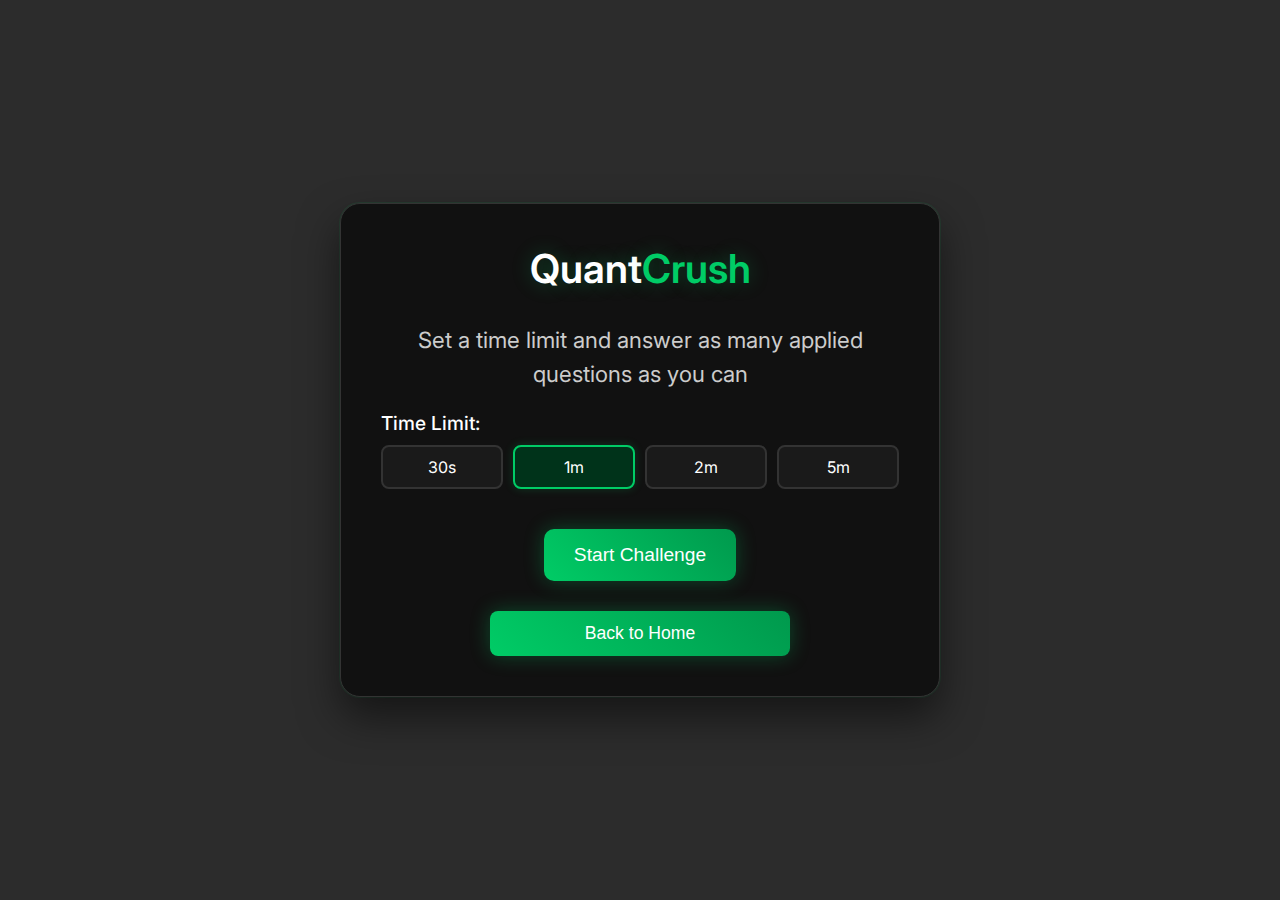
<file: advanced.html>
<!DOCTYPE html>
<html lang="en">
<head>
    <meta charset="UTF-8">
    <meta name="viewport" content="width=device-width, initial-scale=1.0">
    <title>QuantCrush Applied</title>
    <link rel="icon" type="image/png" href="favicon.png">
    <meta name="description" content="QuantCrush is a web-based math game to train your brain with basic and applied math challenges. Track your progress and improve your skills!">
    <meta name="robots" content="index, follow">
    <meta name="theme-color" content="#00cc66">
    <link rel="apple-touch-icon" href="favicon.png">
    <link rel="stylesheet" href="style.css">
</head>
<body>
    <div class="container">
        <h1><span class="quant-white">Quant</span><span class="crush-green">Crush</span></h1>
        <main class="main-content">
            <!-- Main game content starts here -->
            <div class="setup-screen active">
                <p style="color: #ccc; margin-bottom: 20px; font-size: 1.4em; line-height: 1.5;">Set a time limit and answer as many applied questions as you can</p>
                <div class="option-group">
                    <h3>Time Limit:</h3>
                    <div class="radio-group">
                        <div class="radio-item" data-time="30">
                            <input type="radio" name="time" id="time30" value="30">
                            <label for="time30">30s</label>
                        </div>
                        <div class="radio-item selected" data-time="60">
                            <input type="radio" name="time" id="time60" value="60" checked>
                            <label for="time60">1m</label>
                        </div>
                        <div class="radio-item" data-time="120">
                            <input type="radio" name="time" id="time120" value="120">
                            <label for="time120">2m</label>
                        </div>
                        <div class="radio-item" data-time="300">
                            <input type="radio" name="time" id="time300" value="300">
                            <label for="time300">5m</label>
                        </div>
                    </div>
                </div>

                <button class="start-btn" onclick="startAdvancedGame()">Start Challenge</button>
            </div>

            <div class="game-screen">
                <div class="game-header">
                    <div class="timer" id="timer">
                        <div class="timer-circle" id="timerCircle">
                            <div class="timer-inner" id="timerText">1:00</div>
                        </div>
                    </div>
                    <div class="score">Score: <span id="score">0</span></div>
                </div>
                <div class="question" id="question">Loading...</div>
                <input type="number" class="answer-input" id="answerInput" placeholder="?" step="any">
            </div>

            <div class="results-screen">
                <h2>Challenge Complete!</h2>
                <div class="final-score" id="finalScore">0</div>
                <div class="stat-circles">
                    <div class="stat-circle">
                        <div class="stat-label">Questions Answered</div>
                        <div class="stat-value" id="correctCount">0</div>
                    </div>
                    <div class="stat-circle">
                        <div class="stat-label">Avg Time</div>
                        <div class="stat-value" id="avgTime">0s</div>
                    </div>
                </div>
                <button class="play-again-btn" onclick="resetAdvancedGame()">Play Again</button>
            </div>
            <button class="back-btn" id="backBtn" onclick="handleBackButton()">Back to Home</button>
        </main>
    </div>
    
    <script src="advanced.js"></script>
    <script>
        let gameState = {
            timeLimit: 60,
            timeLeft: 60,
            score: 0,
            correctAnswers: 0,
            questionTimes: [],
            currentQuestion: null,
            gameTimer: null,
            startTime: null,
            gameActive: false
        };

        function startAdvancedGame() {
            const selectedTime = parseInt(document.querySelector('input[name="time"]:checked').value);
            gameState.timeLimit = selectedTime;
            gameState.timeLeft = selectedTime;
            gameState.score = 0;
            gameState.correctAnswers = 0;
            gameState.questionTimes = [];
            gameState.startTime = Date.now();
            gameState.gameActive = true;
            
            document.querySelector('.setup-screen').classList.remove('active');
            document.querySelector('.game-screen').classList.add('active');
            document.querySelector('.results-screen').classList.remove('active');
            
            // Reset score display to 0
            document.getElementById('score').textContent = '0';
            document.getElementById('answerInput').value = '';
            document.getElementById('answerInput').disabled = false;
            
            nextAdvancedQuestion();
            updateTimerDisplay();
            
            gameState.gameTimer = setInterval(() => {
                gameState.timeLeft--;
                updateTimerDisplay();
                if (gameState.timeLeft <= 0) {
                    endAdvancedGame();
                }
            }, 1000);
            
            updateBackButtonText();
        }

        function endAdvancedGame() {
            gameState.gameActive = false;
            clearInterval(gameState.gameTimer);
            document.getElementById('answerInput').disabled = true;
            
            document.querySelector('.game-screen').classList.remove('active');
            document.querySelector('.results-screen').classList.add('active');
            
            document.getElementById('finalScore').textContent = gameState.score;
            document.getElementById('correctCount').textContent = gameState.correctAnswers;
            
            let avgTime = 0;
            if (gameState.questionTimes.length > 0) {
                avgTime = Math.round(gameState.questionTimes.reduce((a, b) => a + b, 0) / gameState.questionTimes.length / 1000 * 10) / 10;
            }
            document.getElementById('avgTime').textContent = avgTime + 's';
            
            updateBackButtonText();
        }

        function nextAdvancedQuestion() {
            const q = generateWordProblem();
            gameState.currentQuestion = q;
            document.getElementById('question').textContent = q.question;
            document.getElementById('answerInput').value = '';
            gameState.currentQuestionStart = Date.now();
        }

        function checkAdvancedAnswer() {
            if (!gameState.gameActive) return;
            const userAnswer = parseFloat(document.getElementById('answerInput').value);
            const correctAnswer = gameState.currentQuestion.answer;
            if (isNaN(userAnswer)) return;
            
            if (Math.abs(userAnswer - correctAnswer) < 0.01) {
                const questionTime = Date.now() - gameState.currentQuestionStart;
                gameState.questionTimes.push(questionTime);
                gameState.correctAnswers++;
                gameState.score = gameState.correctAnswers; // Score equals correct answers
                document.getElementById('score').textContent = gameState.score;
                
                // Debug: log the score to console
                console.log('Correct answer! Score:', gameState.score, 'Correct answers:', gameState.correctAnswers);
                
                nextAdvancedQuestion();
            }
        }

        function updateTimerDisplay() {
            const minutes = Math.floor(gameState.timeLeft / 60);
            const seconds = gameState.timeLeft % 60;
            document.getElementById('timerText').textContent = `${minutes}:${seconds.toString().padStart(2, '0')}`;
            
            const progress = (gameState.timeLeft / gameState.timeLimit) * 360;
            document.getElementById('timerCircle').style.background = `conic-gradient(#00cc66 0deg, #00cc66 ${progress}deg, #333333 ${progress}deg, #333333 360deg)`;
        }

        function resetAdvancedGame() {
            document.querySelector('.results-screen').classList.remove('active');
            document.querySelector('.setup-screen').classList.add('active');
            updateBackButtonText();
        }

        function handleBackButton() {
            const setupScreen = document.querySelector('.setup-screen');
            const gameScreen = document.querySelector('.game-screen');
            const resultsScreen = document.querySelector('.results-screen');
            
            if (setupScreen.classList.contains('active') || resultsScreen.classList.contains('active')) {
                window.location.href = 'index.html';
            } else {
                // Go back to setup screen
                if (gameState.gameTimer) {
                    clearInterval(gameState.gameTimer);
                }
                gameState.gameActive = false;
                document.querySelector('.game-screen').classList.remove('active');
                document.querySelector('.setup-screen').classList.add('active');
                updateBackButtonText();
            }
        }

        function updateBackButtonText() {
            const setupScreen = document.querySelector('.setup-screen');
            const gameScreen = document.querySelector('.game-screen');
            const resultsScreen = document.querySelector('.results-screen');
            const backBtn = document.getElementById('backBtn');
            
            if (setupScreen.classList.contains('active') || resultsScreen.classList.contains('active')) {
                backBtn.textContent = 'Back to Home';
            } else if (gameScreen.classList.contains('active')) {
                backBtn.textContent = 'Back';
            }
        }

        // Radio button event listeners
        document.querySelectorAll('.radio-item').forEach(item => {
            item.addEventListener('click', function() {
                document.querySelectorAll('.radio-item').forEach(radio => radio.classList.remove('selected'));
                this.classList.add('selected');
                const radio = this.querySelector('input[type="radio"]');
                radio.checked = true;
            });
        });

        // Answer input event listener
        document.getElementById('answerInput').addEventListener('input', function(e) {
            checkAdvancedAnswer();
        });

        // Initialize
        updateBackButtonText();
    </script>
    <style>
        .radio-item input[type="radio"] {
            display: none;
        }
        .quant-white { color: #fff; }
        .crush-green { color: #00cc66; }
        .container {
            max-width: 600px;
        }
        .question {
            font-size: 1.8em;
            font-weight: 500;
            line-height: 1.4;
            text-align: center;
            margin: 20px 0;
        }
        
        .stat-circles {
            display: flex;
            justify-content: center;
            gap: 32px;
            margin: 32px 0 0 0;
        }
        .stat-circle {
            background: linear-gradient(135deg, #2a2a2a 60%, #1a1a1a 100%);
            border-radius: 50%;
            width: 140px;
            height: 140px;
            display: flex;
            flex-direction: column;
            align-items: center;
            justify-content: center;
            box-shadow: 0 4px 24px 0 rgba(0,0,0,0.3);
            color: #fff;
            font-weight: 600;
            position: relative;
            border: 2.5px solid #333333;
        }
        .stat-label {
            font-size: 0.95em;
            color: #cccccc;
            margin-bottom: 10px;
            text-align: center;
            font-weight: 500;
            letter-spacing: 0.5px;
        }
        .stat-value {
            font-size: 2.3em;
            font-weight: 700;
            color: #ffffff;
            text-shadow: 0 2px 12px rgba(0,0,0,0.3);
        }
    </style>
</body>
</html>
</file>
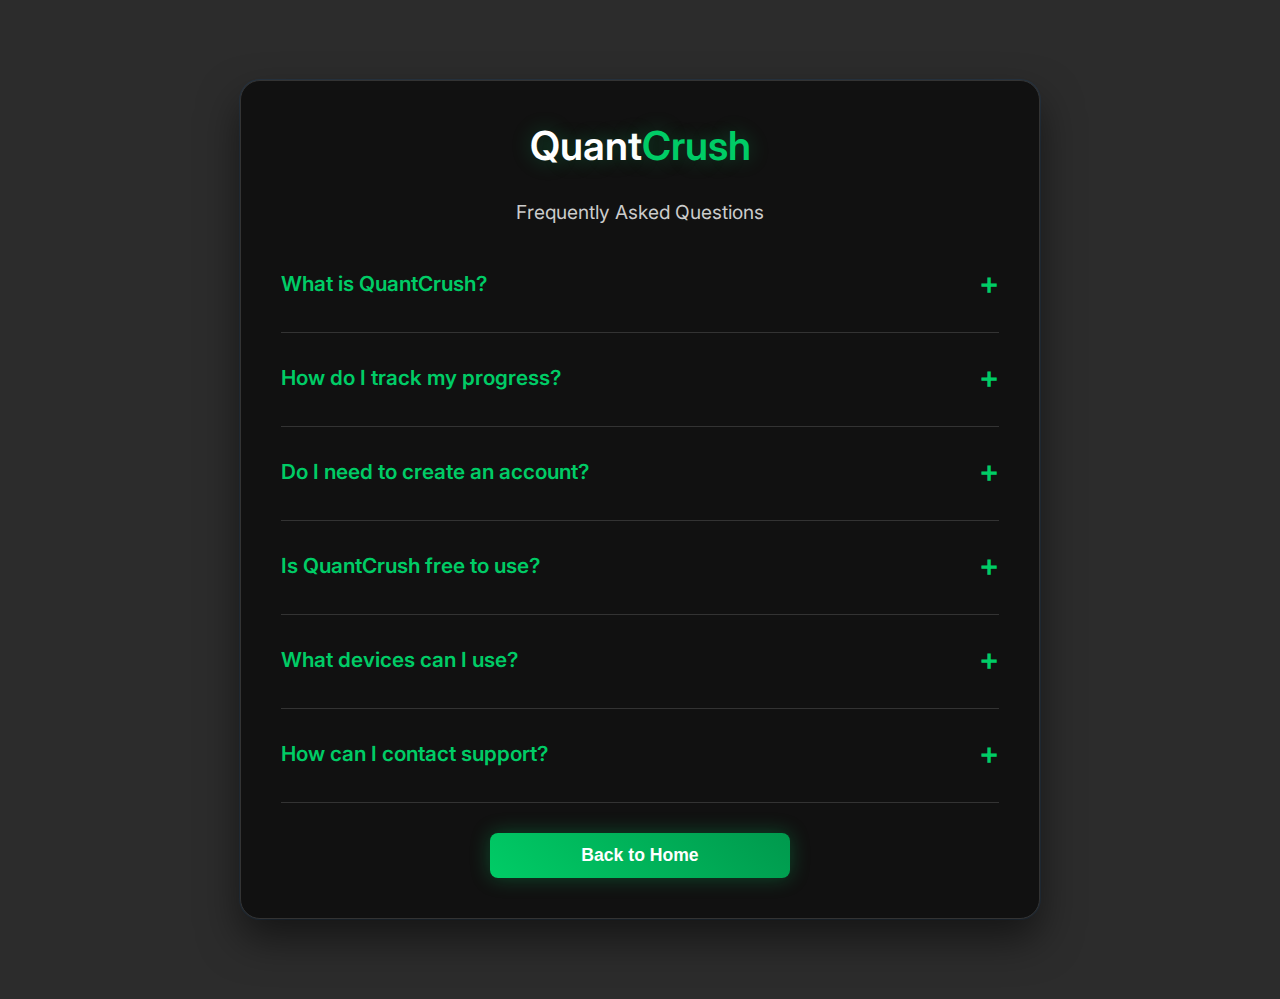
<file: faq.html>
<!DOCTYPE html>
<html lang="en">
<head>
    <meta charset="UTF-8">
    <meta name="viewport" content="width=device-width, initial-scale=1.0">
    <title>QuantCrush</title>
    <link rel="icon" type="image/png" href="favicon.png">
    <link rel="stylesheet" href="style.css">
    <meta name="description" content="Frequently Asked Questions about QuantCrush - a web-based math game to train your brain with basic and applied math challenges.">
    <meta name="robots" content="index, follow">
    <meta name="theme-color" content="#00cc66">
    <link rel="apple-touch-icon" href="favicon.png">
    <!-- Google AdSense -->
    <script async src="https://pagead2.googlesyndication.com/pagead/js/adsbygoogle.js?client=ca-pub-3353194681132539"
     crossorigin="anonymous"></script>
    <style>
        .faq-container {
            background: #111111;
            border: 1px solid #333333;
            border-radius: 20px;
            box-shadow: 0 20px 40px rgba(0,0,0,0.5), 0 0 0 1px rgba(0, 123, 255, 0.1);
            padding: 40px;
            max-width: 800px;
            width: 90%;
            margin: 80px auto;
            color: #ffffff;
        }
        .faq-title {
            color: #00cc66;
            margin-bottom: 30px;
            font-size: 2.5em;
            font-weight: 600;
            text-shadow: 0 0 20px rgba(0, 204, 102, 0.3);
            text-align: center;
        }
        .faq-subtitle {
            color: #ccc;
            font-size: 1.2em;
            margin-bottom: 40px;
            text-align: center;
        }
        .faq-item {
            margin-bottom: 25px;
            border-bottom: 1px solid #333;
            padding-bottom: 20px;
        }
        .faq-item:last-child {
            border-bottom: none;
        }
        .faq-question {
            color: #00cc66;
            font-size: 1.3em;
            font-weight: 600;
            margin-bottom: 10px;
            cursor: pointer;
            display: flex;
            justify-content: space-between;
            align-items: center;
            transition: color 0.3s ease;
        }
        .faq-question:hover {
            color: #00ff88;
        }
        .faq-question::after {
            content: '+';
            font-size: 1.5em;
            transition: transform 0.3s ease;
        }
        .faq-question.active::after {
            transform: rotate(45deg);
        }
        .faq-answer {
            color: #ccc;
            font-size: 1.1em;
            line-height: 1.6;
            margin-top: 10px;
            display: none;
            padding: 15px;
            background: #1a1a1a;
            border-radius: 8px;
            border-left: 3px solid #00cc66;
        }
        .faq-answer.active {
            display: block;
        }
        .back-btn {
            background: linear-gradient(45deg, #00cc66, #00994d);
            color: #fff;
            border: none;
            border-radius: 8px;
            padding: 12px 24px;
            font-size: 1.1em;
            font-weight: 600;
            cursor: pointer;
            margin-top: 30px;
            transition: background 0.3s ease;
            display: block;
            margin-left: auto;
            margin-right: auto;
        }
        .back-btn:hover {
            background: linear-gradient(45deg, #00994d, #00cc66);
        }
        .quant-white { color: #fff; }
        .crush-green { color: #00cc66; }
    </style>
</head>
<body>
    <div class="faq-container">
        <div class="faq-title"><span class="quant-white">Quant</span><span class="crush-green">Crush</span></div>
        <div class="faq-subtitle">Frequently Asked Questions</div>
        
        <div class="faq-item">
            <div class="faq-question">What is QuantCrush?</div>
            <div class="faq-answer">
                QuantCrush is a web-based mental math game designed to train your brain with basic and applied math challenges. It features two modes: Basic Mode for fundamental arithmetic operations and Applied Mode for real-world word problems.
            </div>
        </div>

        <div class="faq-item">
            <div class="faq-question">How do I track my progress?</div>
            <div class="faq-answer">
                The Analytics page shows your performance over time, including score progress charts, recent game statistics, and performance breakdown by operation type. You need to be logged in to view your analytics.
            </div>
        </div>

        <div class="faq-item">
            <div class="faq-question">Do I need to create an account?</div>
            <div class="faq-answer">
                You can play the game without an account, but creating an account allows you to track your progress over time, view detailed analytics, and save your game results for future reference.
            </div>
        </div>

        <div class="faq-item">
            <div class="faq-question">Is QuantCrush free to use?</div>
            <div class="faq-answer">
                Yes, QuantCrush is completely free to use. There are no hidden fees or premium features - all game modes and analytics are available to everyone.
            </div>
        </div>

        <div class="faq-item">
            <div class="faq-question">What devices can I use?</div>
            <div class="faq-answer">
                QuantCrush works on any device with a web browser - desktop computers, laptops, tablets, and smartphones. The interface is responsive and adapts to different screen sizes.
            </div>
        </div>

        <div class="faq-item">
            <div class="faq-question">How can I contact support?</div>
            <div class="faq-answer">
                If you have any questions or need help, you can email us at <a href="mailto:quantcrush@gmail.com" style="color: #00cc66;">quantcrush@gmail.com</a>. We're happy to help with any issues or suggestions you might have.
            </div>
        </div>

        <button class="back-btn" onclick="window.location.href='index.html'">Back to Home</button>
    </div>

    <script>
        // FAQ accordion functionality
        document.querySelectorAll('.faq-question').forEach(question => {
            question.addEventListener('click', () => {
                const answer = question.nextElementSibling;
                const isActive = question.classList.contains('active');
                
                // Close all other answers
                document.querySelectorAll('.faq-question').forEach(q => {
                    q.classList.remove('active');
                    q.nextElementSibling.classList.remove('active');
                });
                
                // Toggle current answer
                if (!isActive) {
                    question.classList.add('active');
                    answer.classList.add('active');
                }
            });
        });
    </script>
</body>
</html>
</file>
<file: style.css>
@import url('https://fonts.googleapis.com/css2?family=Inter:wght@300;400;500;600;700&display=swap');
        
        * {
            margin: 0;
            padding: 0;
            box-sizing: border-box;
        }

        body {
            font-family: 'Inter', -apple-system, BlinkMacSystemFont, 'Segoe UI', system-ui, sans-serif;
            background: #2c2c2c;
            min-height: 100vh;
            display: flex;
            justify-content: center;
            align-items: center;
            color: #ffffff;
        }

        .container {
            background: #111111;
            border: 1px solid #333333;
            border-radius: 20px;
            box-shadow: 0 20px 40px rgba(0,0,0,0.5), 0 0 0 1px rgba(0, 204, 102, 0.1);
            padding: 40px;
            max-width: 500px;
            width: 90%;
            text-align: center;
        }

        h1 {
            color: #00cc66;
            margin-bottom: 30px;
            font-size: 2.5em;
            font-weight: 600;
            text-shadow: 0 0 20px rgba(0, 204, 102, 0.3);
        }

        .setup-screen, .game-screen, .results-screen {
            display: none;
        }

        .setup-screen.active, .game-screen.active, .results-screen.active {
            display: block;
        }

        .option-group {
            margin: 20px 0;
            text-align: left;
        }

        .option-group h3 {
            margin-bottom: 10px;
            color: #ffffff;
            font-size: 1.2em;
            font-weight: 500;
        }

        .checkbox-group {
            display: flex;
            flex-wrap: wrap;
            gap: 10px;
            margin-bottom: 15px;
        }

        .checkbox-item {
            display: flex;
            align-items: center;
            background: #1a1a1a;
            padding: 8px 12px;
            border-radius: 8px;
            border: 2px solid #333333;
            cursor: pointer;
            transition: all 0.3s ease;
            color: #ffffff;
        }

        /* For devices that can hover (like desktops) */
@media (hover: hover) {
    .checkbox-item:hover {
        background: #222222;
        border-color: #00cc66;
    }
}

/* For managing focus states cleanly on all devices */
.checkbox-item:focus {
    outline: none;
}

        .checkbox-item.selected {
            background: #00331a;
            border-color: #00cc66;
            box-shadow: 0 0 10px rgba(0, 204, 102, 0.2);
        }

        .checkbox-item input {
            margin-right: 8px;
        }

        .radio-group {
            display: flex;
            gap: 10px;
            flex-wrap: wrap;
        }

        .radio-item {
            flex: 1;
            min-width: 80px;
            background: #1a1a1a;
            padding: 10px;
            border-radius: 8px;
            border: 2px solid #333333;
            cursor: pointer;
            transition: all 0.3s ease;
            color: #ffffff;
            text-align: center;
        }

        .radio-item:hover {
            background: #222222;
            border-color: #00cc66;
        }

        .radio-item.selected {
            background: #00331a;
            border-color: #00cc66;
            box-shadow: 0 0 10px rgba(0, 204, 102, 0.2);
        }

        .radio-item input {
            margin-right: 5px;
        }

        .start-btn {
            background: linear-gradient(45deg, #00cc66, #00994d);
            color: white;
            border: none;
            padding: 15px 30px;
            border-radius: 10px;
            font-size: 1.2em;
            font-weight: 500;
            cursor: pointer;
            margin-top: 20px;
            transition: all 0.3s ease;
            box-shadow: 0 0 20px rgba(0, 204, 102, 0.3);
        }

        .start-btn:hover {
            transform: translateY(-2px);
            box-shadow: 0 0 30px rgba(0, 204, 102, 0.5);
        }

        .start-btn:disabled {
            opacity: 0.5;
            cursor: not-allowed;
            transform: none;
            box-shadow: none;
        }

        .game-header {
            display: flex;
            justify-content: space-between;
            align-items: center;
            margin-bottom: 30px;
        }

        .timer {
            font-size: 1.5em;
            font-weight: 600;
            color: #ffffff;
            position: relative;
            display: inline-flex;
            align-items: center;
            justify-content: center;
            width: 80px;
            height: 80px;
        }

        .timer-circle {
            position: absolute;
            width: 80px;
            height: 80px;
            border-radius: 50%;
            background: conic-gradient(#00cc66 0deg, #333333 0deg);
            display: flex;
            align-items: center;
            justify-content: center;
            transition: background 0.5s ease;
        }

        .timer-inner {
            width: 60px;
            height: 60px;
            background: #111111;
            border-radius: 50%;
            display: flex;
            align-items: center;
            justify-content: center;
            font-size: 0.8em;
            z-index: 1;
        }

        .score {
            font-size: 1.5em;
            font-weight: 600;
            color: #00cc66;
            text-shadow: 0 0 10px rgba(0, 204, 102, 0.3);
        }

        .question {
            font-size: 3em;
            margin: 30px 0;
            color: #ffffff;
            font-weight: 400;
        }

        .answer-input {
            font-size: 2em;
            padding: 15px;
            border: 3px solid #333333;
            border-radius: 10px;
            text-align: center;
            width: 200px;
            margin: 20px auto;
            display: block;
            transition: all 0.3s ease;
            background: #1a1a1a;
            color: #ffffff;
            font-weight: 500;
        }

        .answer-input:focus {
            outline: none;
            border-color: #00cc66;
            box-shadow: 0 0 15px rgba(0, 204, 102, 0.3);
        }

        .answer-input.correct {
            border-color: #00ff88;
            background-color: #001a0d;
            box-shadow: 0 0 20px rgba(0, 255, 136, 0.4);
            animation: correctPulse 0.5s ease;
        }

        .answer-input.incorrect {
            /* No styling for incorrect answers */
        }

        @keyframes correctPulse {
            0% { transform: scale(1); }
            50% { transform: scale(1.05); }
            100% { transform: scale(1); }
        }

        .results-screen h2 {
            color: #ffffff;
            margin-bottom: 20px;
            font-size: 2em;
            font-weight: 500;
        }

        .final-score {
            font-size: 3em;
            color: #00cc66;
            margin: 20px 0;
            font-weight: 600;
            text-shadow: 0 0 20px rgba(0, 204, 102, 0.5);
        }

        .play-again-btn {
            background: linear-gradient(45deg, #00cc66, #00994d);
            color: white;
            border: none;
            padding: 15px 30px;
            border-radius: 10px;
            font-size: 1.2em;
            font-weight: 500;
            cursor: pointer;
            margin-top: 20px;
            transition: all 0.3s ease;
            box-shadow: 0 0 20px rgba(0, 204, 102, 0.3);
        }

        .play-again-btn:hover {
            transform: translateY(-2px);
            box-shadow: 0 0 30px rgba(0, 204, 102, 0.5);
        }

        .stats {
            background: #1a1a1a;
            border: 1px solid #333333;
            padding: 20px;
            border-radius: 10px;
            margin: 20px 0;
            text-align: left;
        }

        .stats h3 {
            color: #00cc66;
            margin-bottom: 10px;
            font-weight: 500;
        }

        .stats p {
            margin: 5px 0;
            color: #cccccc;
        }
        
        .range-inputs {
            display: flex;
            gap: 20px;
            align-items: center;
            justify-content: center;
        }

        .range-input-group {
            display: flex;
            flex-direction: column;
            align-items: center;
            gap: 5px;
        }

        .range-input-group label {
            color: #cccccc;
            font-size: 0.9em;
            font-weight: 500;
        }

        .range-input-group input {
            background: #1a1a1a;
            border: 2px solid #333333;
            border-radius: 8px;
            padding: 8px 12px;
            color: #ffffff;
            font-size: 1em;
            width: 100px;
            text-align: center;
            transition: all 0.3s ease;
        }

        .range-input-group input:focus {
            outline: none;
            border-color: #00cc66;
            box-shadow: 0 0 10px rgba(0, 204, 102, 0.2);
        }

        .back-btn {
            margin-top: 30px;
            background: linear-gradient(45deg, #00cc66, #00994d);
            color: #fff;
            border: none;
            padding: 12px 28px;
            border-radius: 8px;
            font-size: 1.1em;
            font-weight: 500;
            cursor: pointer;
            box-shadow: 0 0 20px rgba(0, 204, 102, 0.3);
            transition: all 0.3s ease;
            display: block;
            width: 100%;
            max-width: 300px;
            margin-left: auto;
            margin-right: auto;
        }

        .back-btn:hover {
            background: linear-gradient(45deg, #00994d, #00cc66);
            box-shadow: 0 0 30px rgba(0, 204, 102, 0.5);
            transform: translateY(-2px);
        }
</file>
